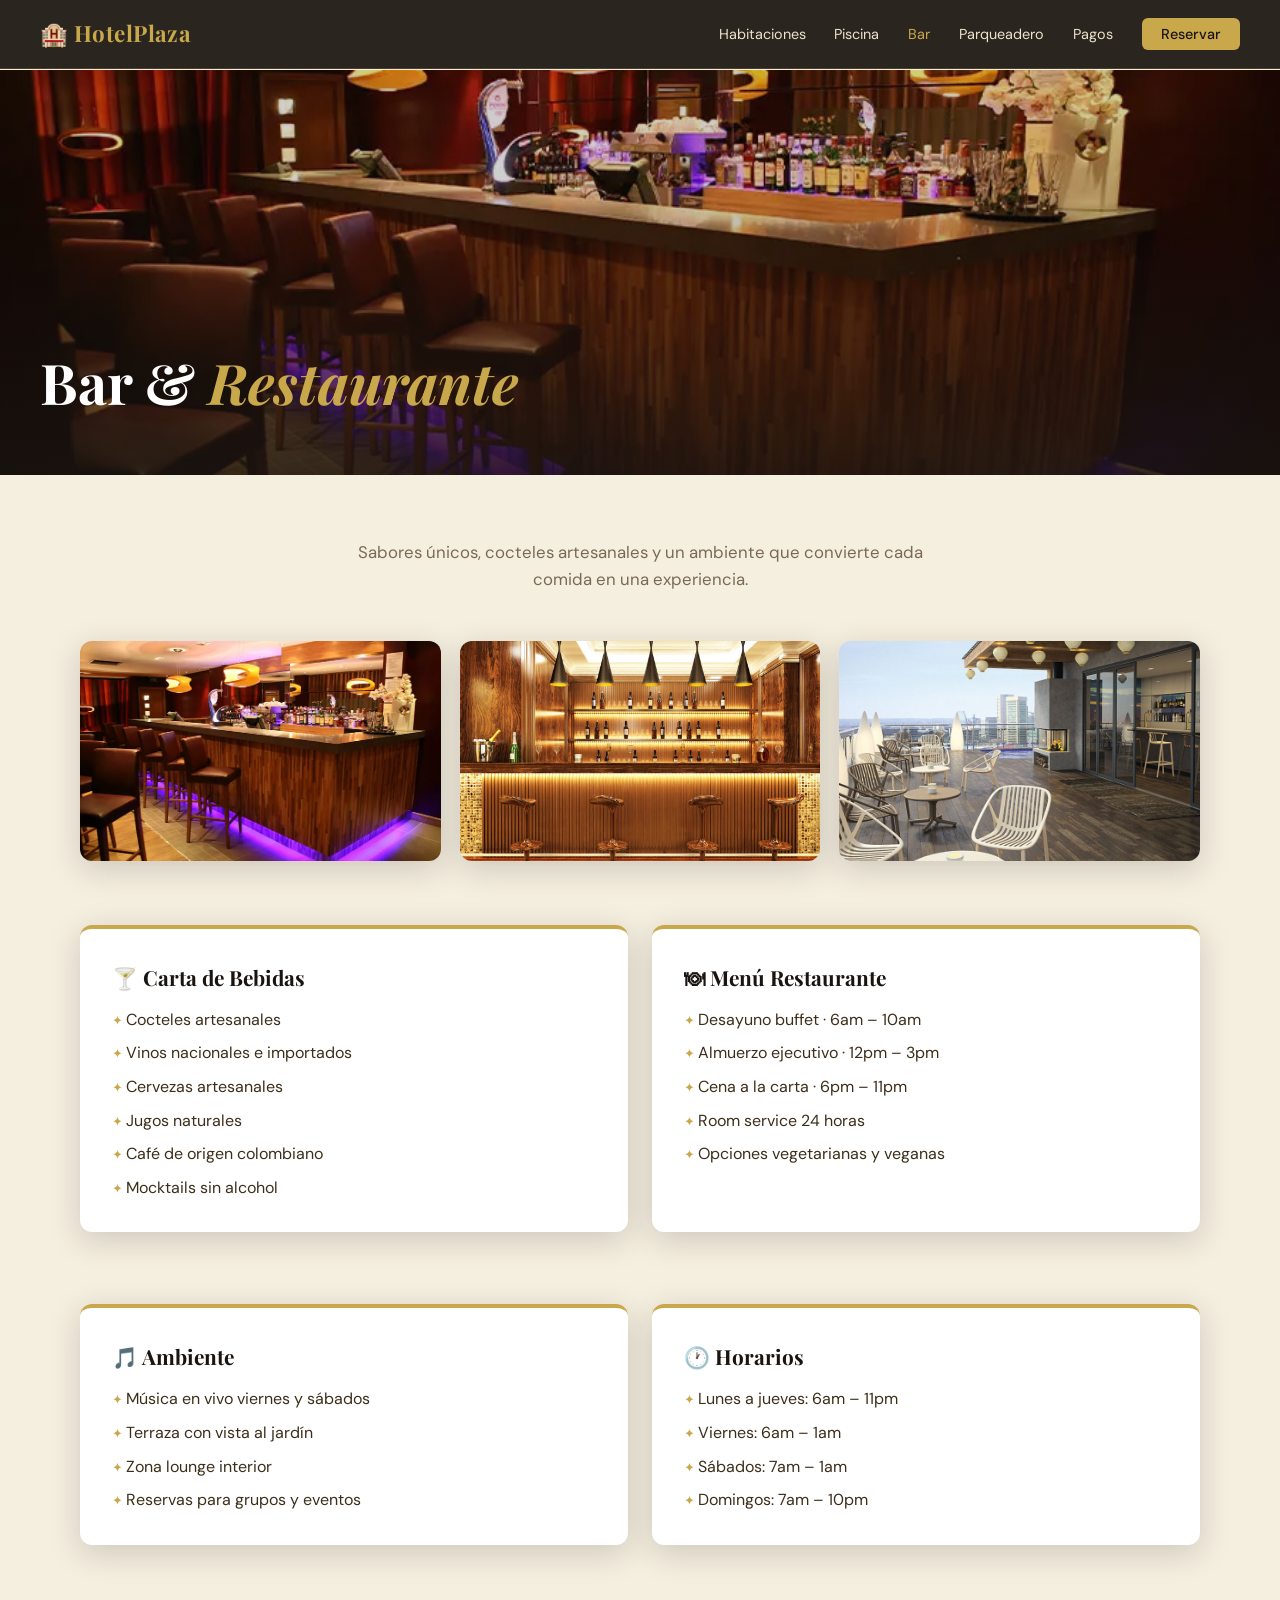
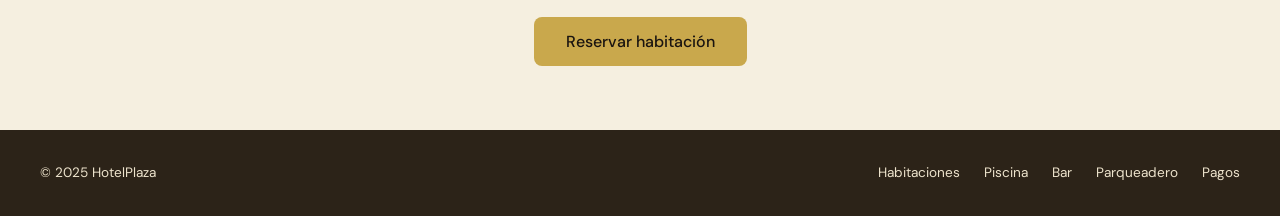
<file: paginas/bar.html>
<!DOCTYPE html>
<html lang="es">
<head>
  <meta charset="UTF-8"/>
  <meta name="viewport" content="width=device-width, initial-scale=1.0"/>
  <title>Bar & Restaurante — HotelPlaza</title>
  <link rel="stylesheet" href="../css/styles.css"/>
  <link href="https://fonts.googleapis.com/css2?family=Playfair+Display:ital,wght@0,400;0,700;1,400&family=DM+Sans:wght@300;400;500&display=swap" rel="stylesheet"/>
</head>
<body>

  <nav class="nav">
    <a href="../index.html" class="nav__logo">🏨 HotelPlaza</a>
    <ul class="nav__links">
      <li><a href="habitaciones.html">Habitaciones</a></li>
      <li><a href="piscina.html">Piscina</a></li>
      <li><a href="bar.html" style="color:var(--gold)">Bar</a></li>
      <li><a href="parqueadero.html">Parqueadero</a></li>
      <li><a href="metodo-pago.html">Pagos</a></li>
      <li><a href="../index.html#reservar" class="btn-nav">Reservar</a></li>
    </ul>
  </nav>

  <div class="page-hero">
    <img src="../img/bar/bar-interior.jpg" alt="Bar"/>
    <div class="page-hero__overlay"></div>
    <h1 class="page-hero__title">Bar &amp; <em>Restaurante</em></h1>
  </div>

  <div class="page-content">
    <p style="text-align:center;max-width:600px;margin:0 auto 3rem;color:var(--text-light);font-size:1.05rem;">
      Sabores únicos, cocteles artesanales y un ambiente que convierte cada comida en una experiencia.
    </p>

    <div class="gallery-grid">
      <img src="../img/bar/bar-interior.jpg" alt="Interior del bar"/>
      <img src="../img/bar/bar-tragos.jpg" alt="Cocteles y tragos"/>
      <img src="../img/bar/bar-terraza.jpg" alt="Terraza del bar"/>
    </div>

    <div style="display:grid;grid-template-columns:1fr 1fr;gap:1.5rem;margin-top:2.5rem;">
      <div class="info-card">
        <h3>🍸 Carta de Bebidas</h3>
        <ul>
          <li>Cocteles artesanales</li>
          <li>Vinos nacionales e importados</li>
          <li>Cervezas artesanales</li>
          <li>Jugos naturales</li>
          <li>Café de origen colombiano</li>
          <li>Mocktails sin alcohol</li>
        </ul>
      </div>
      <div class="info-card">
        <h3>🍽 Menú Restaurante</h3>
        <ul>
          <li>Desayuno buffet · 6am – 10am</li>
          <li>Almuerzo ejecutivo · 12pm – 3pm</li>
          <li>Cena a la carta · 6pm – 11pm</li>
          <li>Room service 24 horas</li>
          <li>Opciones vegetarianas y veganas</li>
        </ul>
      </div>
      <div class="info-card">
        <h3>🎵 Ambiente</h3>
        <ul>
          <li>Música en vivo viernes y sábados</li>
          <li>Terraza con vista al jardín</li>
          <li>Zona lounge interior</li>
          <li>Reservas para grupos y eventos</li>
        </ul>
      </div>
      <div class="info-card">
        <h3>🕐 Horarios</h3>
        <ul>
          <li>Lunes a jueves: 6am – 11pm</li>
          <li>Viernes: 6am – 1am</li>
          <li>Sábados: 7am – 1am</li>
          <li>Domingos: 7am – 10pm</li>
        </ul>
      </div>
    </div>

    <div style="text-align:center;margin-top:3rem">
      <a href="../index.html#reservar" class="btn-primary">Reservar habitación</a>
    </div>
  </div>

  <footer class="footer">
    <p>© 2025 HotelPlaza</p>
    <nav>
      <a href="habitaciones.html">Habitaciones</a>
      <a href="piscina.html">Piscina</a>
      <a href="bar.html">Bar</a>
      <a href="parqueadero.html">Parqueadero</a>
      <a href="metodo-pago.html">Pagos</a>
    </nav>
  </footer>

</body>
</html>
</file>
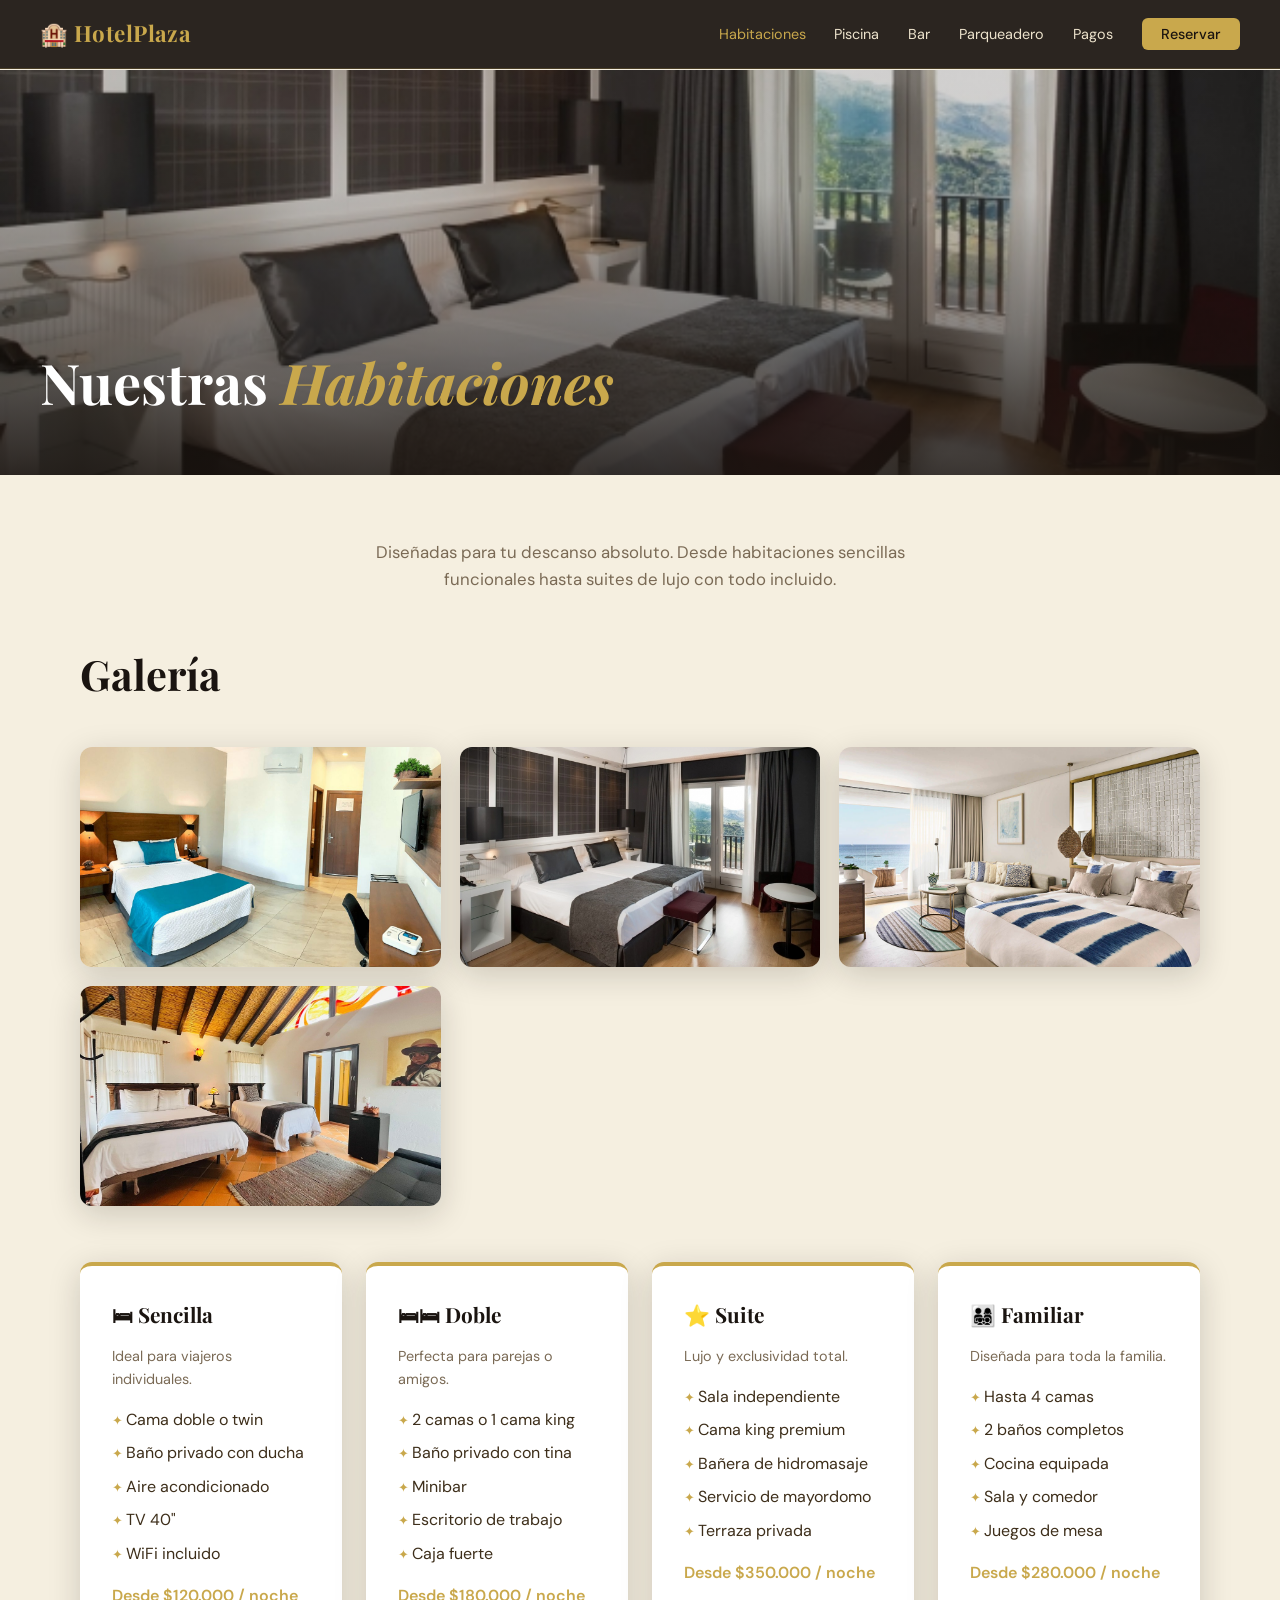
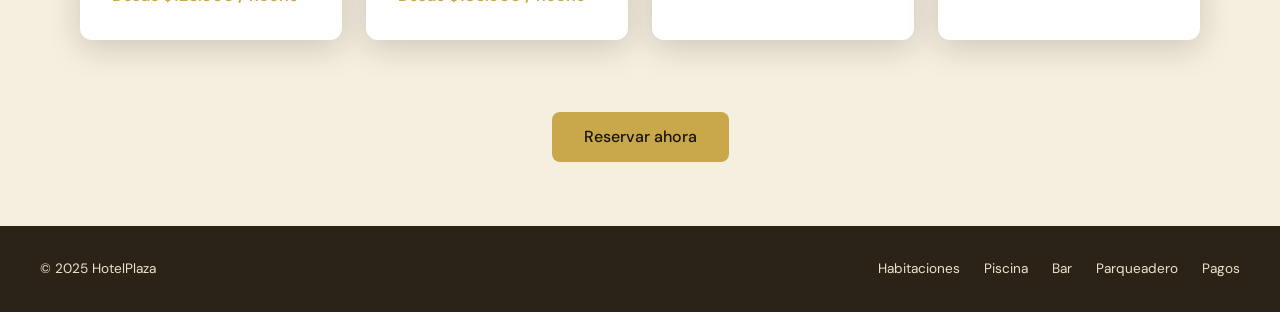
<file: paginas/habitaciones.html>
<!DOCTYPE html>
<html lang="es">
<head>
  <meta charset="UTF-8"/>
  <meta name="viewport" content="width=device-width, initial-scale=1.0"/>
  <title>Habitaciones — HotelPlaza</title>
  <link rel="stylesheet" href="../css/styles.css"/>
  <link href="https://fonts.googleapis.com/css2?family=Playfair+Display:ital,wght@0,400;0,700;1,400&family=DM+Sans:wght@300;400;500&display=swap" rel="stylesheet"/>
</head>
<body>

  <nav class="nav">
    <a href="../index.html" class="nav__logo">🏨 HotelPlaza</a>
    <ul class="nav__links">
      <li><a href="habitaciones.html" style="color:var(--gold)">Habitaciones</a></li>
      <li><a href="piscina.html">Piscina</a></li>
      <li><a href="bar.html">Bar</a></li>
      <li><a href="parqueadero.html">Parqueadero</a></li>
      <li><a href="metodo-pago.html">Pagos</a></li>
      <li><a href="../index.html#reservar" class="btn-nav">Reservar</a></li>
    </ul>
  </nav>

  <div class="page-hero">
    <img src="../img/habitaciones/habitacion-doble.jpg" alt="Habitaciones"/>
    <div class="page-hero__overlay"></div>
    <h1 class="page-hero__title">Nuestras <em>Habitaciones</em></h1>
  </div>

  <div class="page-content">
    <p style="text-align:center;max-width:600px;margin:0 auto 3rem;color:var(--text-light);font-size:1.05rem;">
      Diseñadas para tu descanso absoluto. Desde habitaciones sencillas funcionales hasta suites de lujo con todo incluido.
    </p>

    <!-- GALERÍA -->
    <h2 class="section-title" style="text-align:left">Galería</h2>
    <div class="gallery-grid">
      <img src="../img/habitaciones/habitacion-sencilla.jpg" alt="Habitación Sencilla"/>
      <img src="../img/habitaciones/habitacion-doble.jpg" alt="Habitación Doble"/>
      <img src="../img/habitaciones/suite.jpg" alt="Suite"/>
      <img src="../img/habitaciones/habitacion-familiar.jpg" alt="Habitación Familiar"/>
    </div>

    <!-- TIPOS -->
    <div style="display:grid;grid-template-columns:repeat(auto-fill,minmax(260px,1fr));gap:1.5rem;margin-top:2rem;">

      <div class="info-card">
        <h3>🛏 Sencilla</h3>
        <p style="color:var(--text-light);margin-bottom:1rem;font-size:0.9rem;">Ideal para viajeros individuales.</p>
        <ul>
          <li>Cama doble o twin</li>
          <li>Baño privado con ducha</li>
          <li>Aire acondicionado</li>
          <li>TV 40"</li>
          <li>WiFi incluido</li>
        </ul>
        <p style="margin-top:1rem;font-weight:600;color:var(--gold)">Desde $120.000 / noche</p>
      </div>

      <div class="info-card">
        <h3>🛏🛏 Doble</h3>
        <p style="color:var(--text-light);margin-bottom:1rem;font-size:0.9rem;">Perfecta para parejas o amigos.</p>
        <ul>
          <li>2 camas o 1 cama king</li>
          <li>Baño privado con tina</li>
          <li>Minibar</li>
          <li>Escritorio de trabajo</li>
          <li>Caja fuerte</li>
        </ul>
        <p style="margin-top:1rem;font-weight:600;color:var(--gold)">Desde $180.000 / noche</p>
      </div>

      <div class="info-card">
        <h3>⭐ Suite</h3>
        <p style="color:var(--text-light);margin-bottom:1rem;font-size:0.9rem;">Lujo y exclusividad total.</p>
        <ul>
          <li>Sala independiente</li>
          <li>Cama king premium</li>
          <li>Bañera de hidromasaje</li>
          <li>Servicio de mayordomo</li>
          <li>Terraza privada</li>
        </ul>
        <p style="margin-top:1rem;font-weight:600;color:var(--gold)">Desde $350.000 / noche</p>
      </div>

      <div class="info-card">
        <h3>👨‍👩‍👧‍👦 Familiar</h3>
        <p style="color:var(--text-light);margin-bottom:1rem;font-size:0.9rem;">Diseñada para toda la familia.</p>
        <ul>
          <li>Hasta 4 camas</li>
          <li>2 baños completos</li>
          <li>Cocina equipada</li>
          <li>Sala y comedor</li>
          <li>Juegos de mesa</li>
        </ul>
        <p style="margin-top:1rem;font-weight:600;color:var(--gold)">Desde $280.000 / noche</p>
      </div>
    </div>

    <div style="text-align:center;margin-top:3rem">
      <a href="../index.html#reservar" class="btn-primary">Reservar ahora</a>
    </div>
  </div>

  <footer class="footer">
    <p>© 2025 HotelPlaza</p>
    <nav>
      <a href="habitaciones.html">Habitaciones</a>
      <a href="piscina.html">Piscina</a>
      <a href="bar.html">Bar</a>
      <a href="parqueadero.html">Parqueadero</a>
      <a href="metodo-pago.html">Pagos</a>
    </nav>
  </footer>

</body>
</html>
</file>
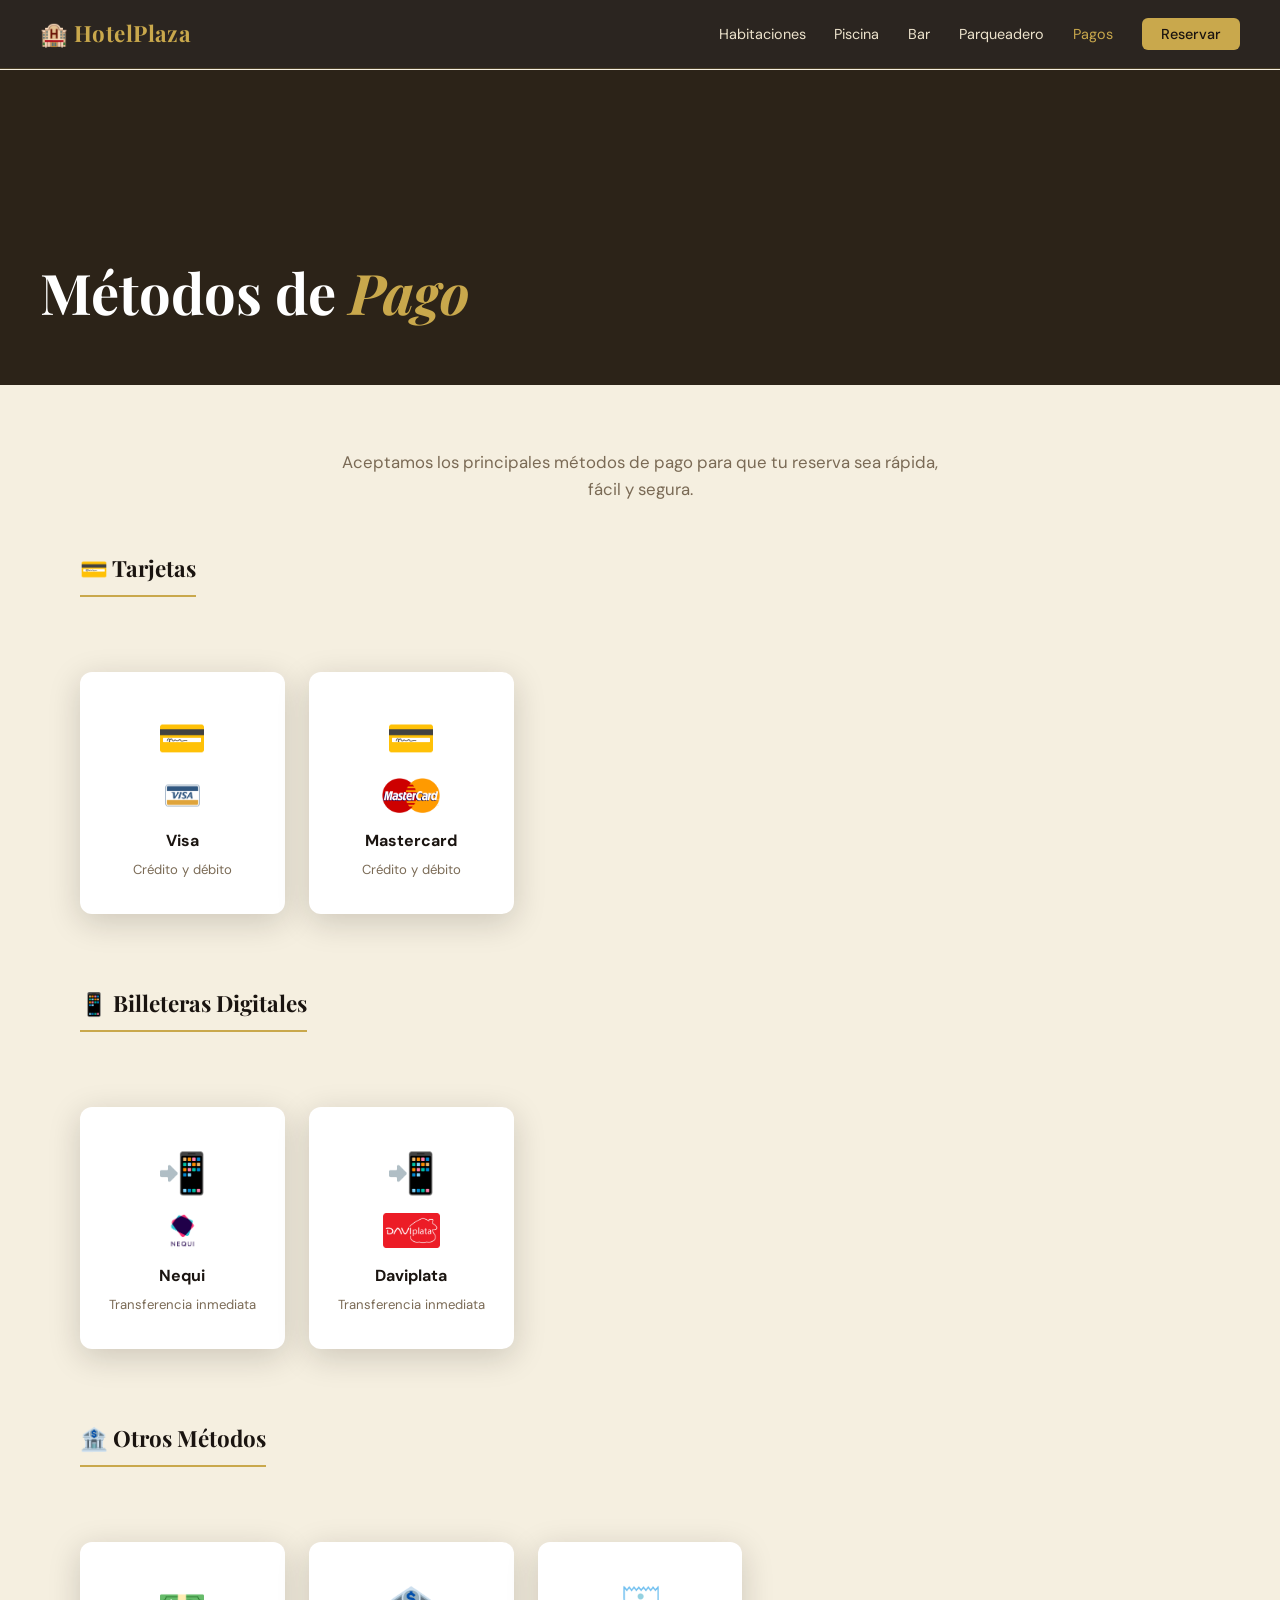
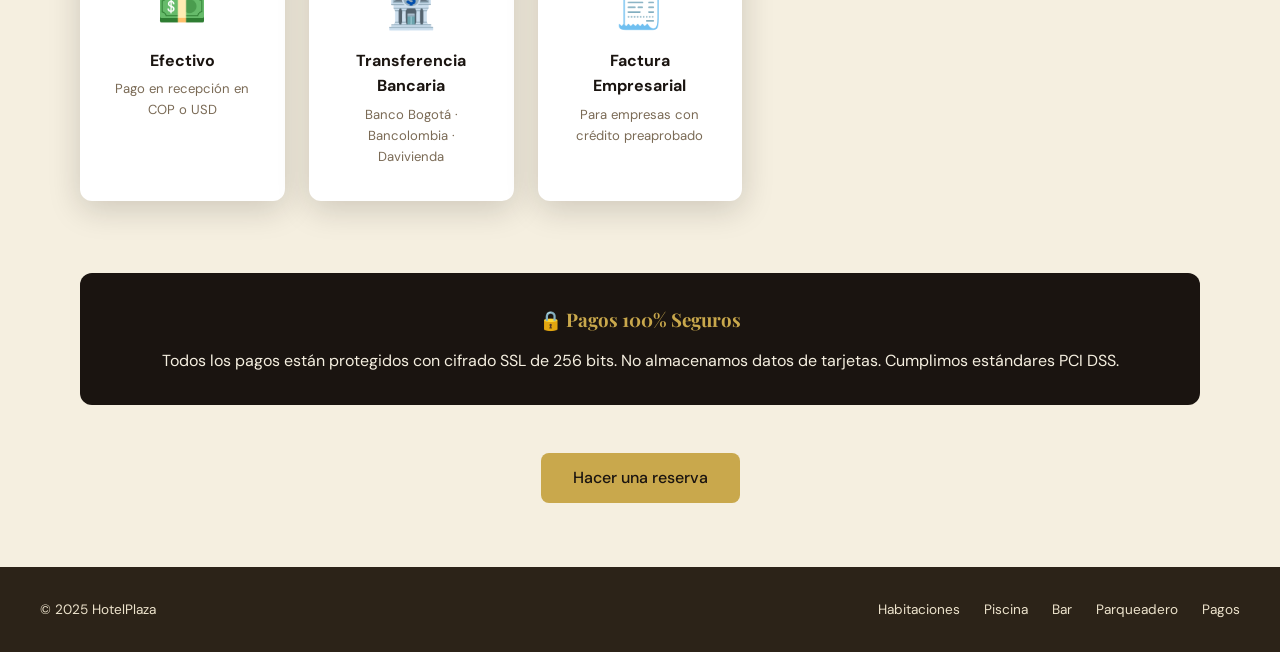
<file: paginas/metodo-pago.html>
<!DOCTYPE html>
<html lang="es">
<head>
  <meta charset="UTF-8"/>
  <meta name="viewport" content="width=device-width, initial-scale=1.0"/>
  <title>Métodos de Pago — HotelPlaza</title>
  <link rel="stylesheet" href="../css/styles.css"/>
  <link href="https://fonts.googleapis.com/css2?family=Playfair+Display:ital,wght@0,400;0,700;1,400&family=DM+Sans:wght@300;400;500&display=swap" rel="stylesheet"/>
  <style>
    .pago-cat { margin-bottom: 3rem; }
    .pago-cat h3 {
      font-family: 'Playfair Display', serif;
      font-size: 1.4rem; color: var(--dark);
      margin-bottom: 1.2rem;
      padding-bottom: 0.5rem;
      border-bottom: 2px solid var(--gold);
      display: inline-block;
    }
    .pago-card { text-align: center; }
    .pago-card .icon { font-size: 2.5rem; margin-bottom: 0.5rem; }
    .pago-card h4 { font-size: 1rem; margin-bottom: 0.3rem; }
    .pago-card p { font-size: 0.82rem; color: var(--text-light); }
    .seguridad {
      background: var(--dark); color: var(--cream);
      border-radius: var(--radius); padding: 2rem;
      margin-top: 3rem; text-align: center;
    }
    .seguridad h3 { font-family: 'Playfair Display', serif; color: var(--gold); margin-bottom: 0.8rem; }
  </style>
</head>
<body>

  <nav class="nav">
    <a href="../index.html" class="nav__logo">🏨 HotelPlaza</a>
    <ul class="nav__links">
      <li><a href="habitaciones.html">Habitaciones</a></li>
      <li><a href="piscina.html">Piscina</a></li>
      <li><a href="bar.html">Bar</a></li>
      <li><a href="parqueadero.html">Parqueadero</a></li>
      <li><a href="metodo-pago.html" style="color:var(--gold)">Pagos</a></li>
      <li><a href="../index.html#reservar" class="btn-nav">Reservar</a></li>
    </ul>
  </nav>

  <div class="page-hero" style="height:35vh">
    <div class="page-hero__overlay" style="background:linear-gradient(to top,rgba(26,20,16,0.9),rgba(26,20,16,0.5))"></div>
    <div style="position:absolute;inset:0;background:var(--dark2);"></div>
    <h1 class="page-hero__title">Métodos de <em>Pago</em></h1>
  </div>

  <div class="page-content">
    <p style="text-align:center;max-width:600px;margin:0 auto 3rem;color:var(--text-light);font-size:1.05rem;">
      Aceptamos los principales métodos de pago para que tu reserva sea rápida, fácil y segura.
    </p>

    <!-- TARJETAS -->
    <div class="pago-cat">
      <h3>💳 Tarjetas</h3>
      <div class="pagos-grid">
        <div class="pago-card info-card">
          <div class="icon">💳</div>
          <img src="../img/pagos/logo-visa.png" alt="Visa" style="height:35px;object-fit:contain;margin-bottom:0.5rem"/>
          <h4>Visa</h4>
          <p>Crédito y débito</p>
        </div>
        <div class="pago-card info-card">
          <div class="icon">💳</div>
          <img src="../img/pagos/logo-mastercard.png" alt="Mastercard" style="height:35px;object-fit:contain;margin-bottom:0.5rem"/>
          <h4>Mastercard</h4>
          <p>Crédito y débito</p>
        </div>
      </div>
    </div>

    <!-- BILLETERAS DIGITALES -->
    <div class="pago-cat">
      <h3>📱 Billeteras Digitales</h3>
      <div class="pagos-grid">
        <div class="pago-card info-card">
          <div class="icon">📲</div>
          <img src="../img/pagos/logo-nequi.png" alt="Nequi" style="height:35px;object-fit:contain;margin-bottom:0.5rem"/>
          <h4>Nequi</h4>
          <p>Transferencia inmediata</p>
        </div>
        <div class="pago-card info-card">
          <div class="icon">📲</div>
          <img src="../img/pagos/logo-daviplata.png" alt="Daviplata" style="height:35px;object-fit:contain;margin-bottom:0.5rem"/>
          <h4>Daviplata</h4>
          <p>Transferencia inmediata</p>
        </div>
      </div>
    </div>

    <!-- OTROS -->
    <div class="pago-cat">
      <h3>🏦 Otros Métodos</h3>
      <div class="pagos-grid">
        <div class="pago-card info-card">
          <div class="icon">💵</div>
          <h4>Efectivo</h4>
          <p>Pago en recepción en COP o USD</p>
        </div>
        <div class="pago-card info-card">
          <div class="icon">🏦</div>
          <h4>Transferencia Bancaria</h4>
          <p>Banco Bogotá · Bancolombia · Davivienda</p>
        </div>
        <div class="pago-card info-card">
          <div class="icon">🧾</div>
          <h4>Factura Empresarial</h4>
          <p>Para empresas con crédito preaprobado</p>
        </div>
      </div>
    </div>

    <!-- SEGURIDAD -->
    <div class="seguridad">
      <h3>🔒 Pagos 100% Seguros</h3>
      <p>Todos los pagos están protegidos con cifrado SSL de 256 bits. No almacenamos datos de tarjetas. Cumplimos estándares PCI DSS.</p>
    </div>

    <div style="text-align:center;margin-top:3rem">
      <a href="../index.html#reservar" class="btn-primary">Hacer una reserva</a>
    </div>
  </div>

  <footer class="footer">
    <p>© 2025 HotelPlaza</p>
    <nav>
      <a href="habitaciones.html">Habitaciones</a>
      <a href="piscina.html">Piscina</a>
      <a href="bar.html">Bar</a>
      <a href="parqueadero.html">Parqueadero</a>
      <a href="metodo-pago.html">Pagos</a>
    </nav>
  </footer>

</body>
</html>
</file>
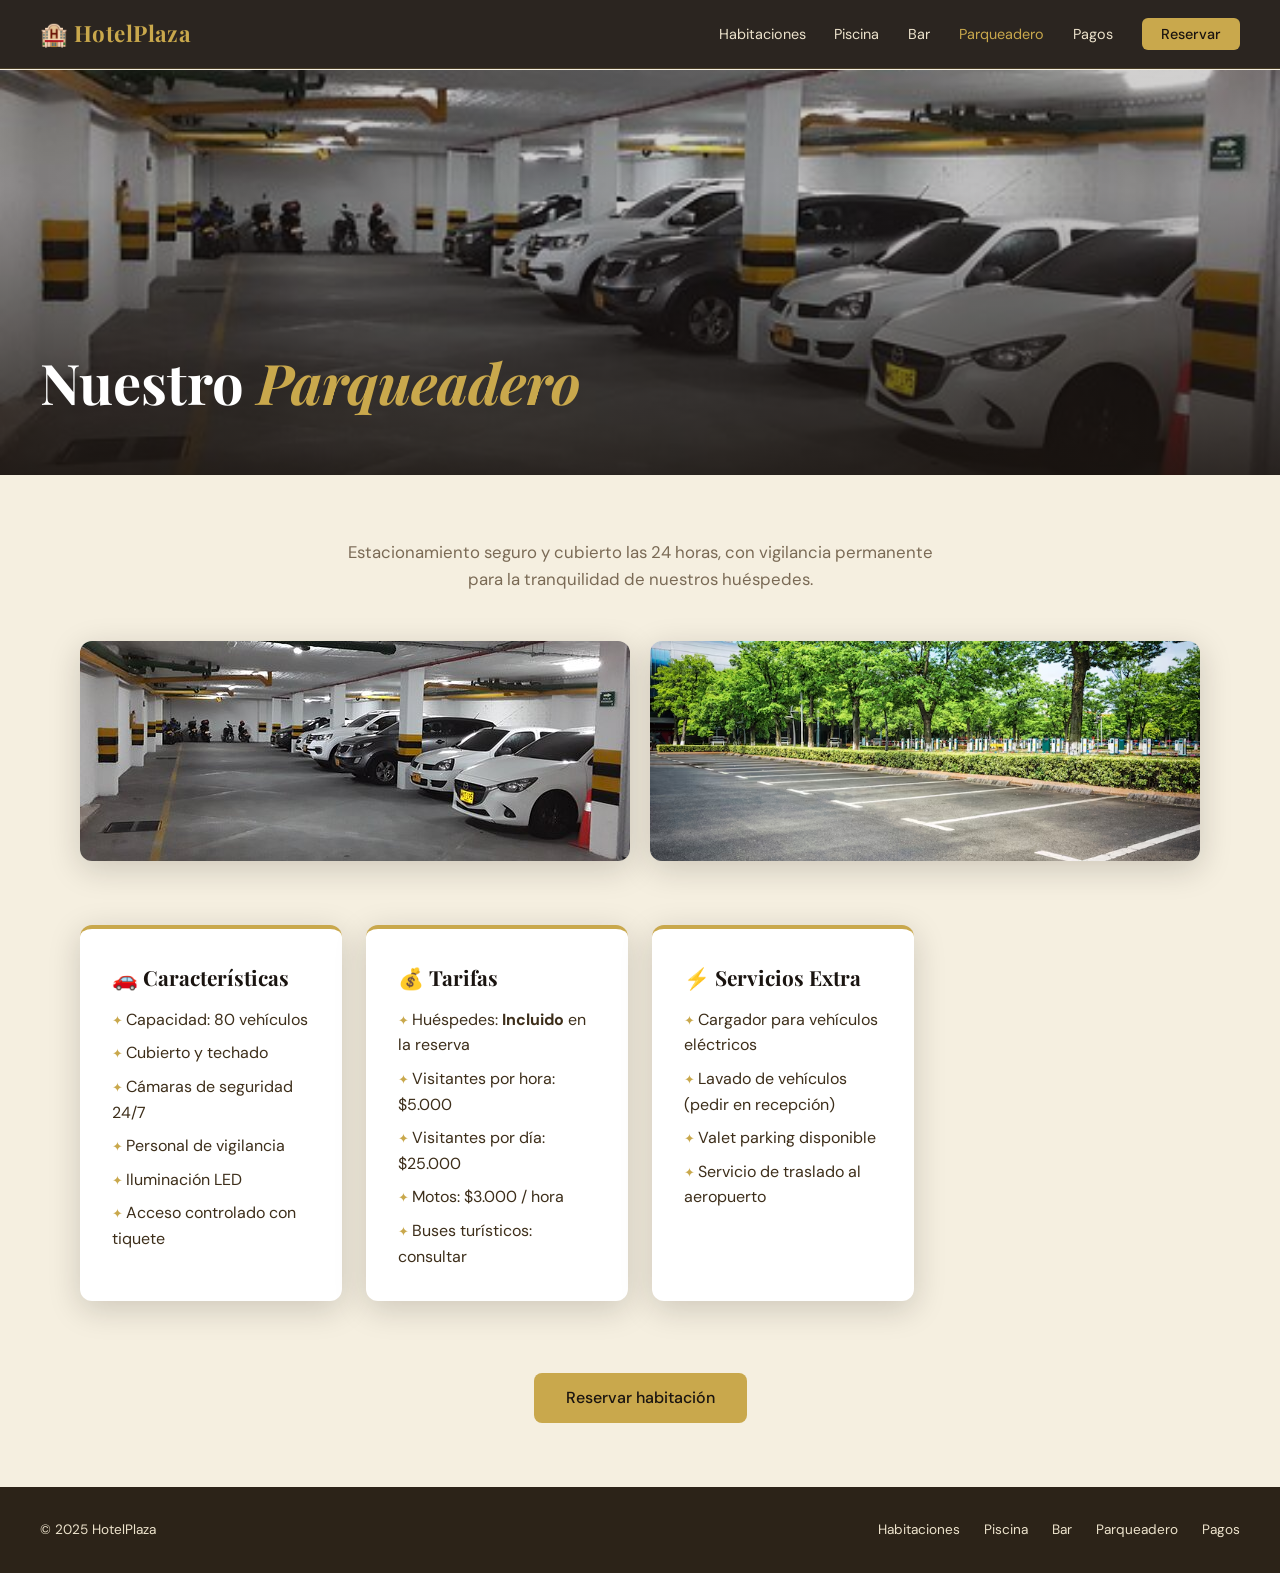
<file: paginas/parqueadero.html>
<!DOCTYPE html>
<html lang="es">
<head>
  <meta charset="UTF-8"/>
  <meta name="viewport" content="width=device-width, initial-scale=1.0"/>
  <title>Parqueadero — HotelPlaza</title>
  <link rel="stylesheet" href="../css/styles.css"/>
  <link href="https://fonts.googleapis.com/css2?family=Playfair+Display:ital,wght@0,400;0,700;1,400&family=DM+Sans:wght@300;400;500&display=swap" rel="stylesheet"/>
</head>
<body>

  <nav class="nav">
    <a href="../index.html" class="nav__logo">🏨 HotelPlaza</a>
    <ul class="nav__links">
      <li><a href="habitaciones.html">Habitaciones</a></li>
      <li><a href="piscina.html">Piscina</a></li>
      <li><a href="bar.html">Bar</a></li>
      <li><a href="parqueadero.html" style="color:var(--gold)">Parqueadero</a></li>
      <li><a href="metodo-pago.html">Pagos</a></li>
      <li><a href="../index.html#reservar" class="btn-nav">Reservar</a></li>
    </ul>
  </nav>

  <div class="page-hero">
    <img src="../img/parqueadero/parqueadero-1.jpg" alt="Parqueadero"/>
    <div class="page-hero__overlay"></div>
    <h1 class="page-hero__title">Nuestro <em>Parqueadero</em></h1>
  </div>

  <div class="page-content">
    <p style="text-align:center;max-width:600px;margin:0 auto 3rem;color:var(--text-light);font-size:1.05rem;">
      Estacionamiento seguro y cubierto las 24 horas, con vigilancia permanente para la tranquilidad de nuestros huéspedes.
    </p>

    <div class="gallery-grid" style="grid-template-columns:repeat(2,1fr)">
      <img src="../img/parqueadero/parqueadero-1.jpg" alt="Parqueadero interior"/>
      <img src="../img/parqueadero/parqueadero-exterior.jpg" alt="Parqueadero exterior"/>
    </div>

    <div style="display:grid;grid-template-columns:repeat(auto-fill,minmax(260px,1fr));gap:1.5rem;margin-top:2.5rem;">
      <div class="info-card">
        <h3>🚗 Características</h3>
        <ul>
          <li>Capacidad: 80 vehículos</li>
          <li>Cubierto y techado</li>
          <li>Cámaras de seguridad 24/7</li>
          <li>Personal de vigilancia</li>
          <li>Iluminación LED</li>
          <li>Acceso controlado con tiquete</li>
        </ul>
      </div>
      <div class="info-card">
        <h3>💰 Tarifas</h3>
        <ul>
          <li>Huéspedes: <strong>Incluido</strong> en la reserva</li>
          <li>Visitantes por hora: $5.000</li>
          <li>Visitantes por día: $25.000</li>
          <li>Motos: $3.000 / hora</li>
          <li>Buses turísticos: consultar</li>
        </ul>
      </div>
      <div class="info-card">
        <h3>⚡ Servicios Extra</h3>
        <ul>
          <li>Cargador para vehículos eléctricos</li>
          <li>Lavado de vehículos (pedir en recepción)</li>
          <li>Valet parking disponible</li>
          <li>Servicio de traslado al aeropuerto</li>
        </ul>
      </div>
    </div>

    <div style="text-align:center;margin-top:3rem">
      <a href="../index.html#reservar" class="btn-primary">Reservar habitación</a>
    </div>
  </div>

  <footer class="footer">
    <p>© 2025 HotelPlaza</p>
    <nav>
      <a href="habitaciones.html">Habitaciones</a>
      <a href="piscina.html">Piscina</a>
      <a href="bar.html">Bar</a>
      <a href="parqueadero.html">Parqueadero</a>
      <a href="metodo-pago.html">Pagos</a>
    </nav>
  </footer>

</body>
</html>
</file>
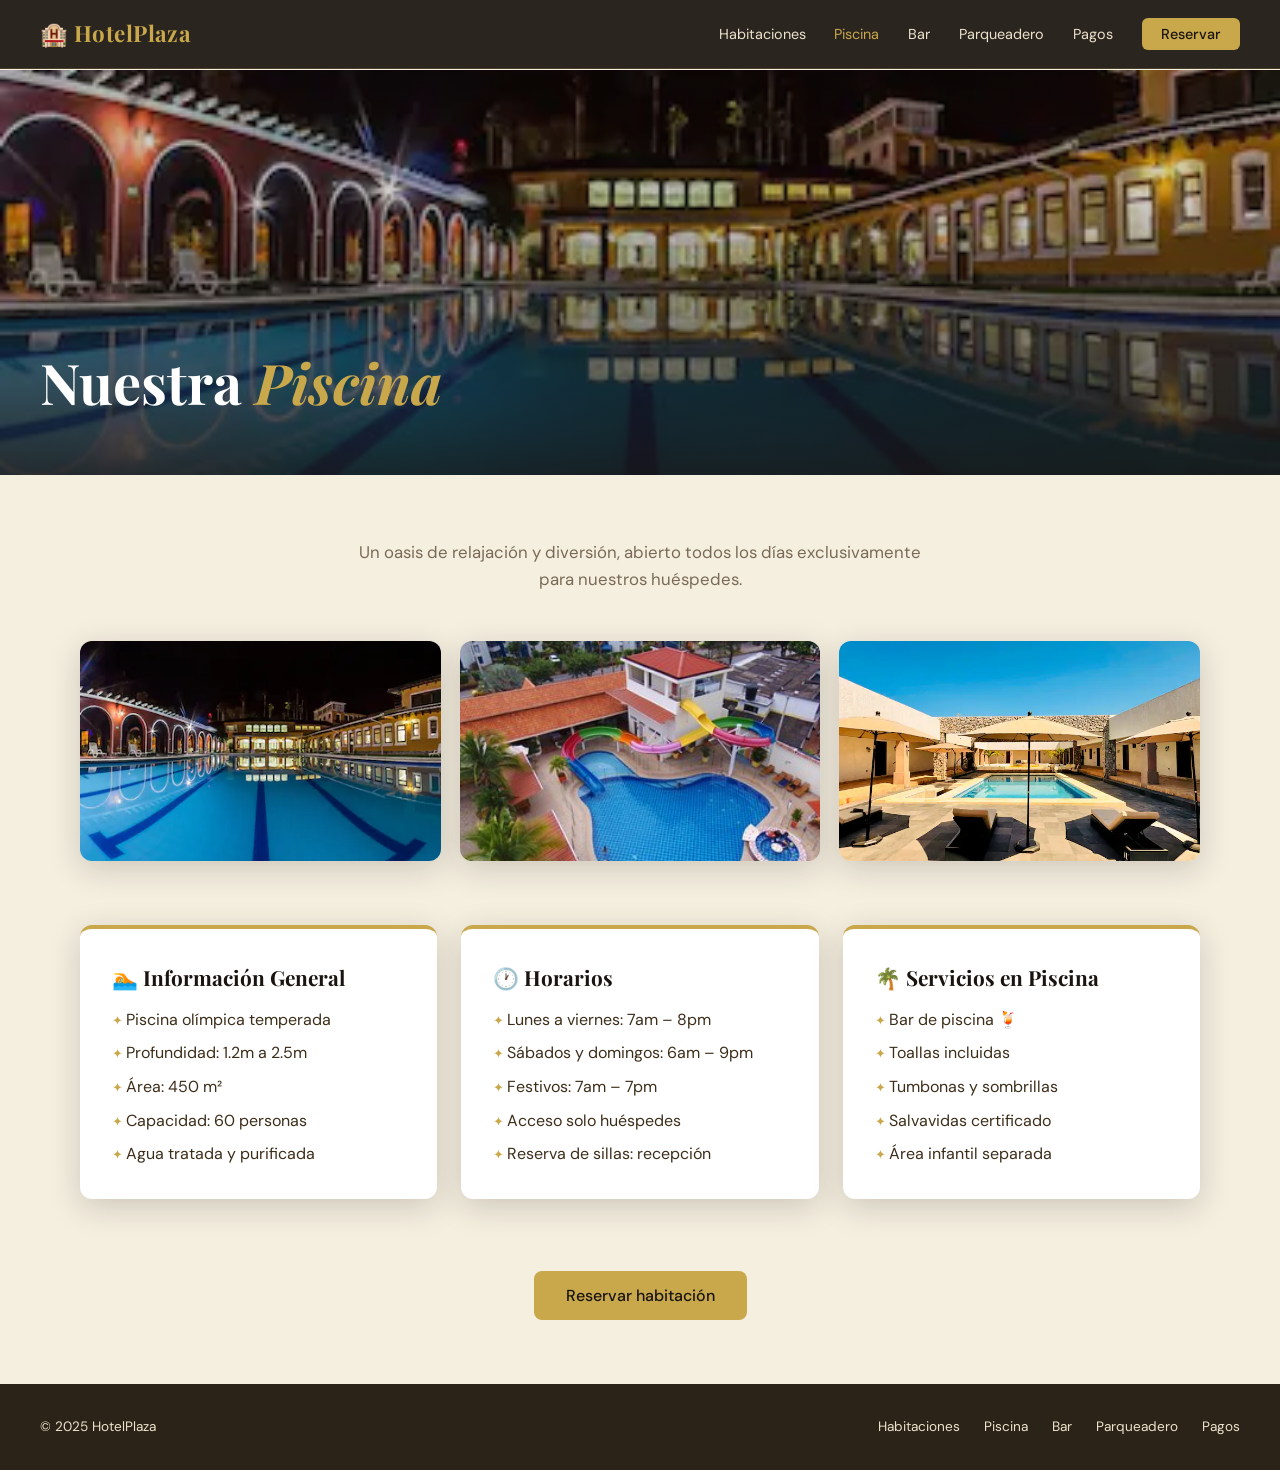
<file: paginas/piscina.html>
<!DOCTYPE html>
<html lang="es">
<head>
  <meta charset="UTF-8"/>
  <meta name="viewport" content="width=device-width, initial-scale=1.0"/>
  <title>Piscina — HotelPlaza</title>
  <link rel="stylesheet" href="../css/styles.css"/>
  <link href="https://fonts.googleapis.com/css2?family=Playfair+Display:ital,wght@0,400;0,700;1,400&family=DM+Sans:wght@300;400;500&display=swap" rel="stylesheet"/>
</head>
<body>

  <nav class="nav">
    <a href="../index.html" class="nav__logo">🏨 HotelPlaza</a>
    <ul class="nav__links">
      <li><a href="habitaciones.html">Habitaciones</a></li>
      <li><a href="piscina.html" style="color:var(--gold)">Piscina</a></li>
      <li><a href="bar.html">Bar</a></li>
      <li><a href="parqueadero.html">Parqueadero</a></li>
      <li><a href="metodo-pago.html">Pagos</a></li>
      <li><a href="../index.html#reservar" class="btn-nav">Reservar</a></li>
    </ul>
  </nav>

  <div class="page-hero">
    <img src="../img/piscina/piscina-1.jpg" alt="Piscina"/>
    <div class="page-hero__overlay"></div>
    <h1 class="page-hero__title">Nuestra <em>Piscina</em></h1>
  </div>

  <div class="page-content">
    <p style="text-align:center;max-width:600px;margin:0 auto 3rem;color:var(--text-light);font-size:1.05rem;">
      Un oasis de relajación y diversión, abierto todos los días exclusivamente para nuestros huéspedes.
    </p>

    <div class="gallery-grid">
      <img src="../img/piscina/piscina-1.jpg" alt="Piscina principal"/>
      <img src="../img/piscina/piscina-2.jpg" alt="Piscina área recreativa"/>
      <img src="../img/piscina/piscina-area.jpg" alt="Área de piscina"/>
    </div>

    <div style="display:grid;grid-template-columns:repeat(auto-fill,minmax(280px,1fr));gap:1.5rem;margin-top:2.5rem;">
      <div class="info-card">
        <h3>🏊 Información General</h3>
        <ul>
          <li>Piscina olímpica temperada</li>
          <li>Profundidad: 1.2m a 2.5m</li>
          <li>Área: 450 m²</li>
          <li>Capacidad: 60 personas</li>
          <li>Agua tratada y purificada</li>
        </ul>
      </div>
      <div class="info-card">
        <h3>🕐 Horarios</h3>
        <ul>
          <li>Lunes a viernes: 7am – 8pm</li>
          <li>Sábados y domingos: 6am – 9pm</li>
          <li>Festivos: 7am – 7pm</li>
          <li>Acceso solo huéspedes</li>
          <li>Reserva de sillas: recepción</li>
        </ul>
      </div>
      <div class="info-card">
        <h3>🌴 Servicios en Piscina</h3>
        <ul>
          <li>Bar de piscina 🍹</li>
          <li>Toallas incluidas</li>
          <li>Tumbonas y sombrillas</li>
          <li>Salvavidas certificado</li>
          <li>Área infantil separada</li>
        </ul>
      </div>
    </div>

    <div style="text-align:center;margin-top:3rem">
      <a href="../index.html#reservar" class="btn-primary">Reservar habitación</a>
    </div>
  </div>

  <footer class="footer">
    <p>© 2025 HotelPlaza</p>
    <nav>
      <a href="habitaciones.html">Habitaciones</a>
      <a href="piscina.html">Piscina</a>
      <a href="bar.html">Bar</a>
      <a href="parqueadero.html">Parqueadero</a>
      <a href="metodo-pago.html">Pagos</a>
    </nav>
  </footer>

</body>
</html>
</file>
<file: css/styles.css>
/* ==========================================
   HOTEL PLAZA — CSS PRINCIPAL
   ========================================== */

:root {
  --gold: #C9A84C;
  --gold-light: #E8C97A;
  --dark: #1A1410;
  --dark2: #2C2318;
  --cream: #F5EFE0;
  --cream2: #EDE3CC;
  --text: #3D2E1A;
  --text-light: #7A6A55;
  --white: #FFFFFF;
  --red: #B03A2E;
  --green: #1E7A4E;
  --radius: 12px;
  --shadow: 0 8px 32px rgba(26,20,16,0.18);
}

* { margin: 0; padding: 0; box-sizing: border-box; }

html { scroll-behavior: smooth; }

body {
  font-family: 'DM Sans', sans-serif;
  background: var(--cream);
  color: var(--text);
  line-height: 1.6;
}

/* NAV */
.nav {
  position: fixed; top: 0; left: 0; right: 0; z-index: 100;
  display: flex; align-items: center; justify-content: space-between;
  padding: 1rem 2.5rem;
  background: rgba(26,20,16,0.92);
  backdrop-filter: blur(12px);
  border-bottom: 1px solid rgba(201,168,76,0.2);
}
.nav__logo {
  font-family: 'Playfair Display', serif;
  font-size: 1.4rem; color: var(--gold);
  text-decoration: none; font-weight: 700;
  letter-spacing: 0.02em;
}
.nav__links { display: flex; align-items: center; gap: 1.8rem; list-style: none; }
.nav__links a { color: var(--cream2); text-decoration: none; font-size: 0.9rem; font-weight: 400; transition: color 0.2s; }
.nav__links a:hover { color: var(--gold); }
.btn-nav {
  background: var(--gold); color: var(--dark) !important;
  padding: 0.45rem 1.2rem; border-radius: 6px;
  font-weight: 500 !important; transition: background 0.2s !important;
}
.btn-nav:hover { background: var(--gold-light) !important; }

/* HERO */
.hero {
  position: relative; height: 100vh;
  display: flex; align-items: center; justify-content: center;
  overflow: hidden;
}
.hero__bg {
  position: absolute; inset: 0; width: 100%; height: 100%;
  object-fit: cover; object-position: center;
}
.hero__overlay {
  position: absolute; inset: 0;
  background: linear-gradient(160deg, rgba(26,20,16,0.75) 0%, rgba(26,20,16,0.45) 60%, rgba(26,20,16,0.7) 100%);
  z-index: 1;
}
.hero__content {
  position: relative; z-index: 2;
  text-align: center; color: var(--white);
  animation: fadeUp 1s ease both;
}
.hero__eyebrow {
  font-size: 1rem; letter-spacing: 0.25em; text-transform: uppercase;
  color: var(--gold-light); margin-bottom: 0.5rem;
}
.hero__title {
  font-family: 'Playfair Display', serif;
  font-size: clamp(3.5rem, 10vw, 7rem);
  line-height: 1.05; margin-bottom: 1rem;
}
.hero__title em { color: var(--gold); font-style: italic; }
.hero__sub { font-size: 1.1rem; color: rgba(255,255,255,0.8); margin-bottom: 2rem; }

/* BOTONES */
.btn-primary {
  display: inline-block;
  background: var(--gold); color: var(--dark);
  padding: 0.75rem 2rem; border-radius: 8px;
  font-family: 'DM Sans', sans-serif;
  font-size: 1rem; font-weight: 500;
  text-decoration: none; border: none; cursor: pointer;
  transition: background 0.2s, transform 0.15s;
}
.btn-primary:hover { background: var(--gold-light); transform: translateY(-1px); }
.btn-primary.full { width: 100%; text-align: center; margin-top: 0.5rem; font-size: 1.05rem; }

/* SECTION TITLE */
.section-title {
  font-family: 'Playfair Display', serif;
  font-size: clamp(1.8rem, 4vw, 2.6rem);
  text-align: center; margin-bottom: 2.5rem;
  color: var(--dark);
}
.section-title.white { color: var(--white); }

/* SERVICIOS */
.servicios {
  padding: 5rem 2.5rem;
  background: var(--cream);
}
.servicios__grid {
  display: grid;
  grid-template-columns: repeat(auto-fit, minmax(240px, 1fr));
  gap: 1.5rem; max-width: 1200px; margin: 0 auto;
}
.serv-card {
  background: var(--white); border-radius: var(--radius);
  overflow: hidden; text-decoration: none; color: var(--text);
  box-shadow: var(--shadow); transition: transform 0.25s, box-shadow 0.25s;
  display: block;
}
.serv-card:hover { transform: translateY(-5px); box-shadow: 0 16px 40px rgba(26,20,16,0.22); }
.serv-card img {
  width: 100%; height: 200px; object-fit: cover;
  background: var(--cream2);
}
.serv-card__body { padding: 1.2rem 1.4rem; }
.serv-card__body h3 {
  font-family: 'Playfair Display', serif;
  font-size: 1.2rem; margin-bottom: 0.4rem; color: var(--dark);
}
.serv-card__body p { font-size: 0.9rem; color: var(--text-light); }

/* HABITACIONES DISPONIBLES */
.disponibles {
  padding: 4rem 2.5rem;
  background: var(--cream2);
}
.hab-grid {
  display: grid;
  grid-template-columns: repeat(auto-fill, minmax(260px, 1fr));
  gap: 1.4rem; max-width: 1200px; margin: 0 auto;
}
.hab-card {
  background: var(--white); border-radius: var(--radius);
  padding: 1.4rem; box-shadow: 0 4px 16px rgba(26,20,16,0.1);
  border-left: 4px solid var(--gold);
  display: flex; flex-direction: column; gap: 0.6rem;
}
.hab-card h3 {
  font-family: 'Playfair Display', serif; font-size: 1.1rem;
}
.hab-card .precio { color: var(--gold); font-weight: 600; font-size: 1.1rem; }
.hab-card .badge {
  display: inline-block; padding: 0.2rem 0.7rem;
  border-radius: 20px; font-size: 0.78rem; font-weight: 500;
}
.badge.disponible { background: #D4EDDA; color: var(--green); }
.badge.ocupada { background: #F8D7DA; color: var(--red); }
.hab-card button {
  margin-top: auto;
  background: var(--dark); color: var(--gold);
  border: none; border-radius: 6px; padding: 0.55rem 1rem;
  cursor: pointer; font-size: 0.9rem; transition: background 0.2s;
}
.hab-card button:hover { background: var(--dark2); }

/* RESERVA */
.reserva {
  padding: 5rem 2.5rem;
  background: var(--dark);
}
.reserva__inner { max-width: 680px; margin: 0 auto; }

.form-reserva { display: flex; flex-direction: column; gap: 1rem; }
.form-row { display: grid; grid-template-columns: 1fr 1fr; gap: 1rem; }
.form-group { display: flex; flex-direction: column; gap: 0.35rem; }
.form-group label { font-size: 0.85rem; color: var(--cream2); font-weight: 500; }
.form-group input,
.form-group select {
  padding: 0.7rem 1rem;
  background: rgba(255,255,255,0.07);
  border: 1px solid rgba(201,168,76,0.25);
  border-radius: 8px; color: var(--white);
  font-family: 'DM Sans', sans-serif; font-size: 0.95rem;
  transition: border-color 0.2s;
}
.form-group input:focus,
.form-group select:focus {
  outline: none; border-color: var(--gold);
}
.form-group select option { background: var(--dark2); }
.precio-preview {
  background: rgba(201,168,76,0.12);
  border: 1px solid rgba(201,168,76,0.3);
  border-radius: 8px; padding: 0.8rem 1.2rem;
  color: var(--cream); font-size: 1rem;
}
.precio-preview strong { color: var(--gold-light); font-size: 1.2rem; }

.confirmacion {
  text-align: center; padding: 2rem;
  background: rgba(30,122,78,0.15);
  border: 1px solid rgba(30,122,78,0.4);
  border-radius: var(--radius); margin-top: 1.5rem;
  color: var(--white);
}
.confirmacion h3 { font-size: 1.4rem; margin-bottom: 0.5rem; }

/* MIS RESERVAS */
.mis-reservas {
  padding: 4rem 2.5rem;
  background: var(--cream);
}
.reservas-list { max-width: 900px; margin: 0 auto; }
.reserva-item {
  background: var(--white); border-radius: var(--radius);
  padding: 1.2rem 1.5rem; margin-bottom: 1rem;
  display: flex; align-items: center; justify-content: space-between;
  box-shadow: 0 3px 12px rgba(26,20,16,0.08);
  border-left: 4px solid var(--gold);
}
.reserva-item .info h4 {
  font-family: 'Playfair Display', serif; font-size: 1rem;
}
.reserva-item .info p { font-size: 0.85rem; color: var(--text-light); }
.btn-cancelar {
  background: transparent; border: 1px solid var(--red);
  color: var(--red); padding: 0.4rem 1rem; border-radius: 6px;
  cursor: pointer; font-size: 0.85rem; transition: all 0.2s;
}
.btn-cancelar:hover { background: var(--red); color: var(--white); }

/* FOOTER */
.footer {
  background: var(--dark2); color: var(--cream2);
  padding: 2rem 2.5rem;
  display: flex; align-items: center; justify-content: space-between;
  font-size: 0.85rem;
}
.footer nav { display: flex; gap: 1.5rem; }
.footer nav a { color: var(--cream2); text-decoration: none; transition: color 0.2s; }
.footer nav a:hover { color: var(--gold); }

/* PÁGINAS INTERNAS */
.page-hero {
  height: 45vh; position: relative;
  display: flex; align-items: flex-end; padding: 3rem 2.5rem;
  margin-top: 70px;
}
.page-hero img {
  position: absolute; inset: 0; width: 100%; height: 100%;
  object-fit: cover;
}
.page-hero__overlay {
  position: absolute; inset: 0;
  background: linear-gradient(to top, rgba(26,20,16,0.85) 0%, rgba(26,20,16,0.2) 70%);
}
.page-hero__title {
  position: relative; z-index: 1;
  font-family: 'Playfair Display', serif;
  font-size: clamp(2rem, 5vw, 3.5rem);
  color: var(--white);
}
.page-hero__title em { color: var(--gold); font-style: italic; }

.page-content {
  max-width: 1200px; margin: 0 auto; padding: 4rem 2.5rem;
}
.gallery-grid {
  display: grid;
  grid-template-columns: repeat(auto-fill, minmax(280px, 1fr));
  gap: 1.2rem; margin: 2rem 0;
}
.gallery-grid img {
  width: 100%; height: 220px; object-fit: cover;
  border-radius: var(--radius);
  box-shadow: var(--shadow);
  transition: transform 0.3s;
}
.gallery-grid img:hover { transform: scale(1.02); }

.info-card {
  background: var(--white); border-radius: var(--radius);
  padding: 2rem; box-shadow: var(--shadow);
  border-top: 4px solid var(--gold);
  margin: 1.5rem 0;
}
.info-card h3 {
  font-family: 'Playfair Display', serif; font-size: 1.3rem;
  margin-bottom: 0.8rem; color: var(--dark);
}
.info-card ul { list-style: none; display: flex; flex-direction: column; gap: 0.5rem; }
.info-card ul li::before { content: "✦ "; color: var(--gold); font-size: 0.8rem; }

.pagos-grid {
  display: grid; grid-template-columns: repeat(auto-fill, minmax(200px, 1fr));
  gap: 1.5rem; margin: 2rem 0;
}
.pago-card {
  background: var(--white); border-radius: var(--radius);
  padding: 2rem 1.5rem; text-align: center;
  box-shadow: var(--shadow); border: 2px solid transparent;
  transition: border-color 0.2s;
}
.pago-card:hover { border-color: var(--gold); }
.pago-card img { height: 50px; object-fit: contain; margin-bottom: 1rem; }
.pago-card h4 { font-size: 1rem; color: var(--dark); }
.pago-card p { font-size: 0.85rem; color: var(--text-light); margin-top: 0.3rem; }

.loading, .empty { text-align: center; color: var(--text-light); padding: 2rem; }

@keyframes fadeUp {
  from { opacity: 0; transform: translateY(30px); }
  to { opacity: 1; transform: translateY(0); }
}

@media (max-width: 700px) {
  .nav__links { display: none; }
  .form-row { grid-template-columns: 1fr; }
  .footer { flex-direction: column; gap: 1rem; text-align: center; }
}
</file>
